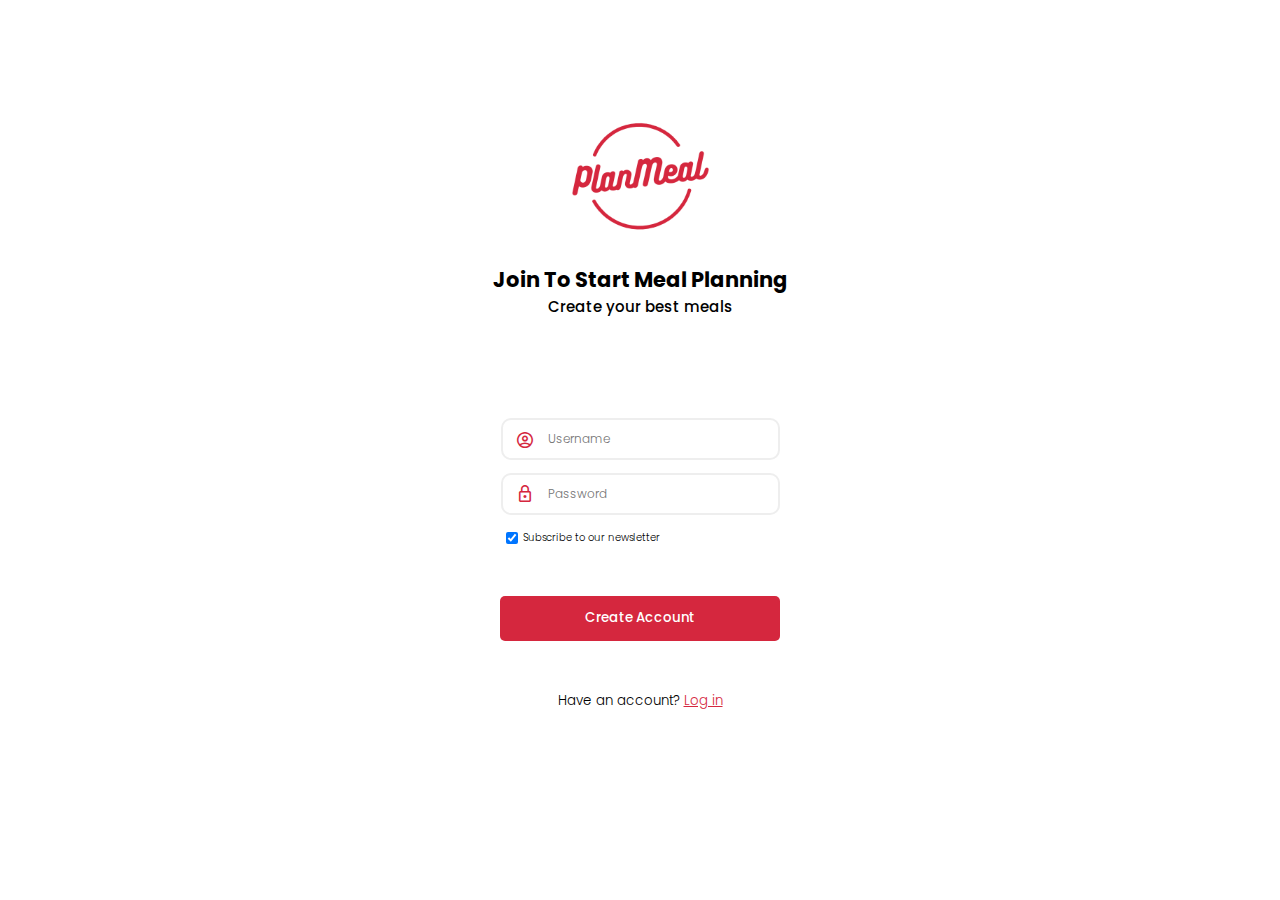
<file: index.html>
<!DOCTYPE html>
<html lang="en">
<head>
    <meta charset="UTF-8">
    <meta http-equiv="X-UA-Compatible" content="IE=edge">
    <meta name="viewport" content="width=device-width, initial-scale=1.0">
    <link rel="stylesheet" href="style.css" type="text/css">
    <link rel="stylesheet" href="https://fonts.googleapis.com/css2?family=Material+Symbols+Outlined:opsz,wght,FILL,GRAD@48,600,0,0" />
    <link rel="icon" href="static/logos/PlanMeal.png">
    <title>PlanMeal | Signup</title>
</head>
<body>

    <main class="app">
        <section class="wrapper">
            <div class="signup-form">
                <img src="static/logos/PlanMeal-WhiteBG.png" alt="PlanMeal Logo" class="signup-logo">
                <h1 class="signup-title">Join To Start Meal Planning</h1>
                <p class="signup-tagline">Create your best meals</p>
                <div class="signup-username-container">
                    <span id="signup-account-icon" class="material-symbols-outlined">account_circle</span>
                    <input type="text" id="signup-username" name="signup-username" placeholder="Username">
                </div>
                <div class="signup-password-container">
                    <span id="signup-password-icon" class="material-symbols-outlined">lock</span>
                    <input type="password" id="signup-password" name="signup-password" placeholder="Password">
                </div>
                <div class="signup-newsletter-container">
                    <input type="checkbox" id="signup-newsletter" checked>
                    <p class="signup-newsletter-text">Subscribe to our newsletter</p>
                </div>
                <button id="signup-btn">Create Account</button>
                <div class="signup-extras">
                    <button id="signup-switch">Have an account? <span class="signup-login">Log in</span></button>
                </div>
            </div>
        </section>
    </main>

    <script src="signup.js"></script>
    
</body>
</html>
</file>
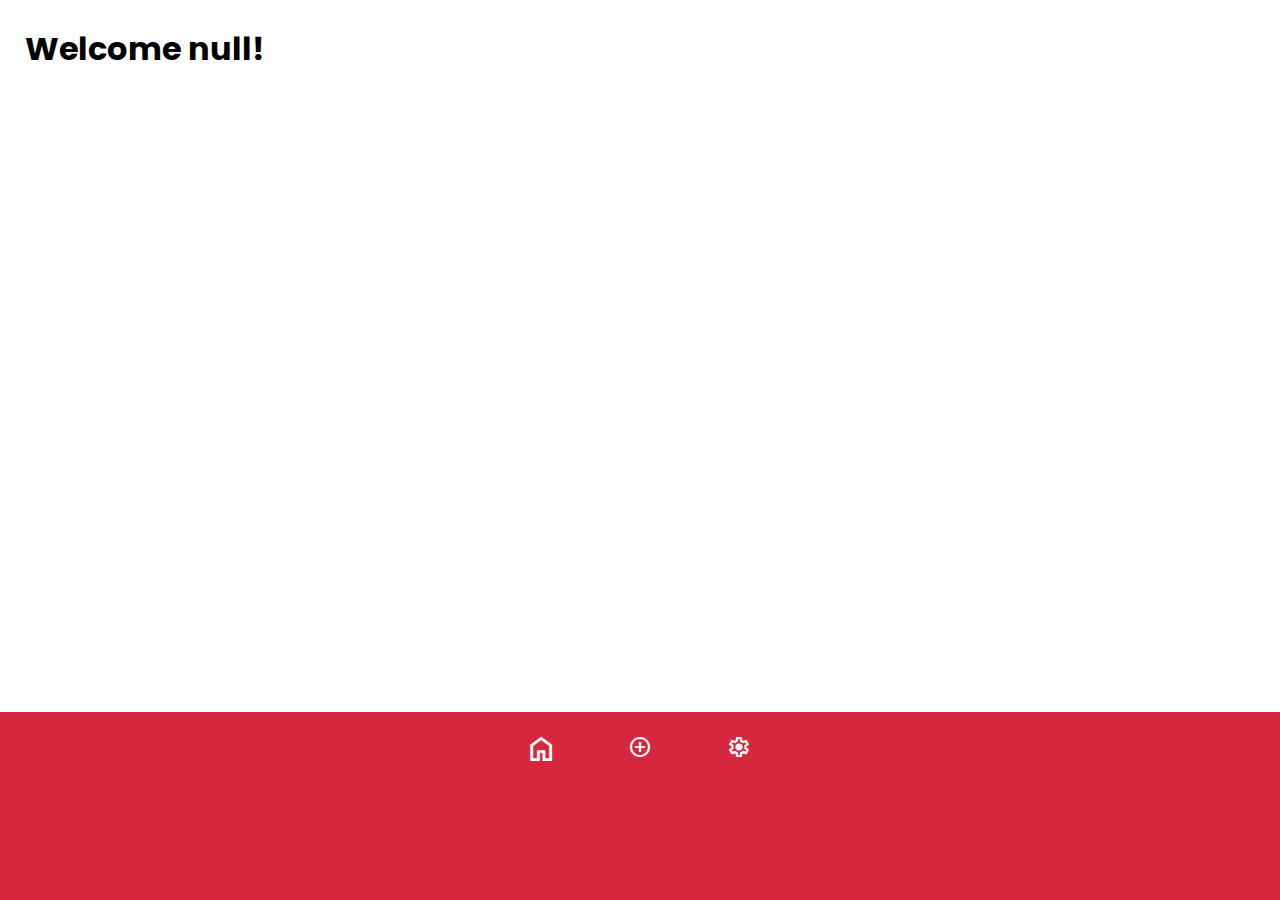
<file: app.html>
<!DOCTYPE html>
<html lang="en">

<head>
    <meta charset="UTF-8">
    <meta http-equiv="X-UA-Compatible" content="IE=edge">
    <meta name="viewport" content="width=device-width, initial-scale=1.0">
    <link rel="stylesheet" type="text/css" href="app.css">
    <link rel="stylesheet"
        href="https://fonts.googleapis.com/css2?family=Material+Symbols+Outlined:opsz,wght,FILL,GRAD@48,600,0,0" />
    <link rel="icon" href="static/logos/PlanMeal.png">
    <title>PlanMeal</title>
</head>

<body>

    <main class="app">
        <div class="home-view">
            <div class="home-wrapper">
                <h1 class="welcome">placeholder</h1>
            </div>
        </div>
        <div class="generate-view">
            <div class="setup">
                <h1 class="setup-title">Let's Get Started</h1>
                <p class="setup-text">Complete the steps to start planning <br>your meals</p>
                <button id="start-setup-btn">Get Started</button>
            </div>
            <div class="setup-meals">
                <h1 class="setup-meals-title">What Food Do You Enjoy?</h1>
                <div class="add-meal-container">
                    <input type="text" id="meal-input" placeholder="Enter Meal One At A Time">
                    <button id="add-meal-btn"><span id="add-meal-plus-icon" class="material-symbols-outlined">add</span></button>
                </div>
                <p class="meals-title">Your Meals:</p>
                <ul id="user-menu">
                    
                </ul>
                <button id="finish-setup-btn">Finish Setup</button>
            </div>
            <div class="generate-wrapper">
                <button id="generate-btn"><span id="generate-icon" class="material-symbols-outlined">add</span></button>
                <h3>Today's Meal:</h3>
                <h1 class="generateMealText"></h1>
                <p class="generateExtraText">Click Again To Regenerate</p>
            </div>
        </div>
        <div class="settings-view">
            <div class="settings-wrapper">
                <div class="settings-info">
                    <span id="settings-profile-picture" class="material-symbols-outlined">account_circle</span>
                    <div class="account-info">
                        <div class="details">
                            <h1 class="account-name">placeholder</h1>
                            <p class="creation-date"></p>
                        </div>
                        <button class="edit-account-btn">Edit Account</button>
                    </div>
                </div>
                <div class="account">
                    <div class="preferences">
                        <span id="newsletter-toggle" class="material-symbols-outlined">toggle_on</span>
                        <p class="preferences-text">Recieve Newsletter Emails</p>
                    </div>
                </div>
            </div>
            <div class="edit-account-view">
                <div class="edit-wrapper">
                    <h1 class="edit-account-title">Edit Account</h1>
                    <div class="username-setting">
                        <span id="username-lock" class="material-symbols-outlined">lock</span>
                        <p class="username-setting-text">Change Username</p>
                        <input type='text' placeholder="New Username" id="editUsernameField">
                        <button id="confirm-username"><span id="un-icon" class="material-symbols-outlined">done</span></button>
                    </div>
                    <div class="password-setting">
                        <span id="password-lock" class="material-symbols-outlined">lock</span>
                        <p class="password-setting-text">Change Password</p>
                        <input type='password' placeholder="New Password" id="editPasswordField">
                        <button id="confirm-password"><span id="pass-icon" class="material-symbols-outlined">done</span></button>
                    </div>
                    <div class="delete-setting">
                        <span id="delete-lock" class="material-symbols-outlined">lock</span>
                        <p class="username-setting-text">Delete Account</p>
                        <button id="confirm-deletion"><span id="del-icon" class="material-symbols-outlined">done</span></button>
                    </div>
                    <button id="complete-changes-btn">Save Changes</button>
                </div>
            </div>
        </div>
        <nav class="nav">
            <ul class="nav-list">
                <li><button class="home"><span class="material-symbols-outlined">home</span></button></li>
                <li><button class="generate"><span class="material-symbols-outlined">add_circle</span></button></li>
                <li><button class="settings"><span class="material-symbols-outlined">settings</span></button></li>
            </ul>
        </nav>
    </main>


    <script src="app.js"></script>

</body>

</html>
</file>
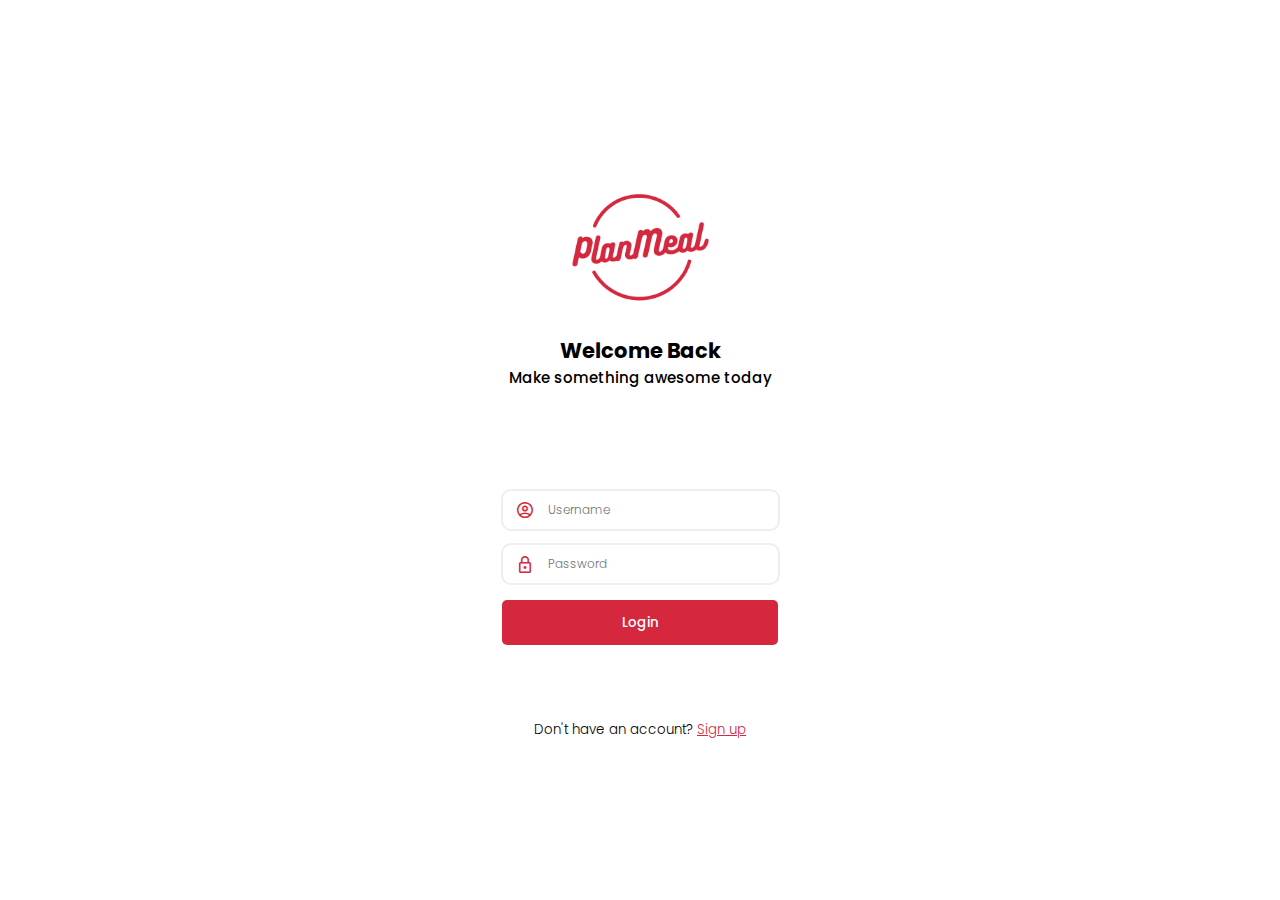
<file: login.html>
<!DOCTYPE html>
<html lang="en">
<head>
    <meta charset="UTF-8">
    <meta http-equiv="X-UA-Compatible" content="IE=edge">
    <meta name="viewport" content="width=device-width, initial-scale=1.0">
    <link rel="stylesheet" type="text/css" href="login.css">
    <link rel="stylesheet" href="https://fonts.googleapis.com/css2?family=Material+Symbols+Outlined:opsz,wght,FILL,GRAD@48,600,0,0" />
    <link rel="icon" href="static/logos/PlanMeal.png">
    <title>PlanMeal | Login</title>
</head>
<body>
    
    <div class="login-form">
        <img src="static/logos/PlanMeal-WhiteBG.png" alt="PlanMeal Logo" class="login-logo">
        <h1 class="login-title">Welcome Back</h1>
        <p class="login-tagline">Make something awesome today</p>
        <div class="login-username-container">
            <span id="login-account-icon" class="material-symbols-outlined">account_circle</span>
            <input type="text" id="login-username" name="login-username" placeholder="Username">
        </div>
        <div class="login-password-container">
            <span id="login-password-icon" class="material-symbols-outlined">lock</span>
            <input type="password" id="login-password" name="login-password" placeholder="Password">
        </div>
        <button id="login-btn">Login</button>
        <button id="signup-switch">Don't have an account? <span class="signup-login">Sign up</span></button>
    </div>

    <script src="login.js"></script>
    
</body>
</html>
</file>
<file: style.css>
@import url('https://fonts.googleapis.com/css2?family=Poppins:wght@300;500;700&display=swap');

html, body {
    height: 100vh;
    width: 100vw;
    overflow: hidden;
    box-sizing: border-box;
}

* {
    margin: 0;
    padding: 0;
}

:root {
    --accent: #D5273E;
}

.app {
    height: 100%;
    width: 100%;
    display: flex;
    flex-direction: column;
}

.wrapper {
    height: inherit;
    width: inherit;
    position: absolute;
    z-index: 1;
}

.signup-form {
    height: 100%;
    width: 100%;
    display: flex;
    flex-direction: column;
    justify-content: center;
    align-items: center;
}

.signup-logo {
    height: 175px;
    width: 175px;
}

.signup-title {
    font-family: 'Poppins', sans-serif;
    font-weight: 700;
    font-size: 21px;
}

.signup-tagline {
    font-family: 'Poppins', sans-serif;
    font-weight: 500;
    font-size: 15px;
    margin-bottom: 100px;
}

.signup-username-container {
    display: flex;
    justify-content: center;
    margin-bottom: 12.5px;
}

#signup-account-icon {
    position: absolute;
    z-index: 5;
    color: var(--accent);
    margin-top: 11.5px;
    margin-right: 230px;
    font-size: 20px;
}

#signup-password-icon {
    position: absolute;
    z-index: 5;
    color: var(--accent);
    margin-top: 11.5px;
    margin-right: 230px;
    font-size: 20px;
}

#signup-username {
    font-family: 'Poppins', sans-serif;
    font-weight: 300;
    padding: 10px 0px 10px;
    padding-left: 45px;
    font-size: 12px;
    border: 2px solid #eeeeee; 
    background: transparent;
    border-radius: 10px;
    transition: 0.3s ease;
}

#signup-username:hover {
    opacity: 0.8;
    cursor: text;
}

#signup-username:focus {
    opacity: 0.69;
    margin-bottom: 10px;
    border: 2px solid var(--accent);
    outline: 2px solid var(--accent);
}

#signup-password {
    font-family: 'Poppins', sans-serif;
    font-weight: 300;
    padding: 10px 0px 10px;
    padding-left: 45px;
    font-size: 12px;
    border: 2px solid #eeeeee; 
    background: transparent;
    border-radius: 10px;
    transition: 0.3s ease;
}

#signup-password:hover {
    opacity: 0.8;
    cursor: text;
}

#signup-password:focus {
    opacity: 0.69;
    margin-bottom: 10px;
    border: 2px solid var(--accent);
    outline: 2px solid var(--accent);
}

.signup-password-container {
    display: flex;
    justify-content: center;
    margin-bottom: 15px;
}

.signup-newsletter-container {
    display: flex;
    justify-content: center;
    align-items: center;
    text-align: center;
    font-family: 'Poppins', sans-serif;
    font-weight: 300;
    font-size: 10px;
    margin-right: 115px;
    margin-bottom: 50px;
}

#signup-newsletter {
    height: 12px;
    width: 12px;
    background-color: transparent;
}

#signup-newsletter:checked {
    background-color: var(--accent);
}

.signup-newsletter-text {
    margin-left: 5px;
}

#signup-btn {
    font-family: 'Poppins', sans-serif;
    font-weight: 500;
    color: white;
    background: var(--accent);
    border: none;
    padding: 12.5px 85px 12.5px;
    border-radius: 5px;
    margin-bottom: 25px;
    transition: 0.3s ease;
}

#signup-btn:hover {
    cursor: pointer;
    opacity: 0.8;
}

#signup-btn:active {
    opacity: 0.69;
    padding: 14px 90px 14px;
}

.signup-extras {
    margin-top: 25px;
    margin-bottom: 100px;
}

#signup-switch {
    font-family: 'Poppins', sans-serif;
    font-weight: 300;
    color: black;
    border: none;
    background: transparent;
    cursor: pointer;
}

.signup-login {
    text-decoration: underline;
    color: var(--accent);
    cursor: pointer;
}
</file>
<file: app.css>
@import url('https://fonts.googleapis.com/css2?family=Poppins:wght@300;500;700&display=swap');

html, body {
    height: 100vh;
    width: 100vw;
    overflow: hidden;
    box-sizing: border-box;
    user-select: none;
}

* {
    margin: 0;
    padding: 0;
}

:root {
    --accent: #D5273E;
}

.app {
    height: 100%;
    width: 100%;
    display: flex;
    flex-direction: column;
    background: var(--accent);
}

.nav {
    height: 75px;
    width: 100%;
    display: flex;
    justify-content: center;
    align-items: center;
    background: var(--accent);
    position: absolute;
    z-index: 100;
    margin-top: 79.1vh;
}

.nav-list {
    list-style: none;
    display: flex;
    justify-content: center;
    align-items: center;
}

.home {
    margin-right: 75px;
    background: transparent;
    border: none;
    color: white;
    transform: scale(1.35);
    margin-top: 2.5px; 
    transition: 0.3s ease;
    cursor: pointer;
}

.generate {
    margin-right: 75px;
    background: transparent;
    border: none;
    color: white;
    transition: 0.3s ease;
    cursor: pointer;
/*     transform: scale(1.35);
    margin-top: 2.5px; */
}

.settings {
    background: transparent;
    border: none;
    color: white;
    transition: 0.3s ease;
    cursor: pointer;
}

.home-view {
    background: white;
    width: 100vw;
    height: 79.1vh;
}

.home-wrapper {
    height: 100%;
    width: 100%;
    display: flex;
    flex-direction: column;
    padding: 25px 25px 25px;
}

.welcome {
    font-family: 'Poppins', sans-serif;
}

.settings-view {
    background: white;
    display: none;
    width: 100vw;
    height: 79.1vh;
}

.settings-wrapper {
    height: 100%;
    width: 100%;
    display: flex;
    flex-direction: column;
    padding: 25px 25px 25px;
}

.settings-info {
    display: flex;
}

#settings-profile-picture {
    font-size: 69px;
    margin-right: 25px;
    margin-top: 7px;
}

.account-info {
    font-family: 'Poppins', sans-serif;
}

.details {
    display: flex;
    flex-direction: column;
}

.account-name {
    font-weight: 700;
}

.creation-date {
    font-weight: 500;
}

.edit-account-btn {
    font-family: 'Poppins', sans-serif;
    background: var(--accent);
    color: white;
    padding: 7.5px 69px 7.5px;
    border: none;
    border-radius: 5px;
    margin-top: 15px;
    transition: 0.3s ease;
}

.edit-account-btn:hover {
    cursor: pointer;
    opacity: 0.8;
}

.edit-account-btn:active {
    opacity: 0.69;
}

.preferences {
    display: flex;
    align-items: center;
    margin-top: 35px;
}

#newsletter-toggle {
    color: var(--accent);
    cursor: pointer;
}

.preferences-text {
    font-family: 'Poppins', sans-serif;
    font-weight: 300;
    margin-left: 10px;
}

.generate-view {
    background: white;
    display: none;
    width: 100vw;
    height: 79.1vh;
}

.generate-wrapper {
    display: none;
    height: 100%;
    width: 100%;
    justify-content: center;
    align-items: center;
    flex-direction: column;
}

#generate-btn {
    background: transparent;
    border: none;
    margin-bottom: 37.5px;
}

#generate-icon {
    color: white;
    background: var(--accent);
    padding: 30px 30px 30px;
    border-radius: 69px;
    font-size: 62px;
    transition: 0.3s ease;
}

#generate-icon:hover {
    cursor: pointer;
    opacity: 0.8;
}

#generate-icon:active {
    cursor: pointer;
    transform: scale(1.25);
    box-shadow: 25px 25px 25px rgba(0, 0, 0, 0.1);
    opacity: 0.69;
}

h3 {
    font-family: 'Poppins', sans-serif;
    font-weight: 300;
}

.generateMealText {
    font-family: 'Poppins', sans-serif;
    font-size: 55px;
}

.generateExtraText {
    font-family: 'Poppins', sans-serif;
    font-weight: 300;
}

.setup {
    display: block;
    height: 100%;
    width: 100%;
    padding: 25px 25px 25px;
}

.setup-title {
    font-family: 'Poppins', sans-serif;
}

.setup-text {
    font-family: 'Poppins', sans-serif;
    font-weight: 300;
    font-size: 14px;
    line-height: 16px;
    margin-bottom: 16px;
}

#start-setup-btn {
    font-family: 'Poppins', sans-serif;
    font-weight: 500;
    background: var(--accent);
    color: white;
    border: none;
    border-radius: 5px;
    padding: 7.5px 95px 7.5px;
    transition: 0.3s ease;
}

#start-setup-btn:hover {
    cursor: pointer;
    opacity: 0.8;
}

#start-setup-btn:active {
    opacity: 0.69;
}

.setup-meals {
    display: none;
    height: 100%;
    width: 100%;
    padding: 25px 25px 25px;
}

.setup-meals-title {
    font-family: 'Poppins', sans-serif;
    line-height: 34px;
    margin-bottom: 16px;
}

.add-meal-container {
    display: flex;
    align-items: center;
    margin-top: 25px;
    margin-bottom: 25px;
}

#meal-input {
    font-family: 'Poppins', sans-serif;
    font-weight: 300;
    padding: 10px 0px 10px;
    padding-left: 45px;
    font-size: 12px;
    border: 2px solid #eeeeee; 
    background: transparent;
    border-top-left-radius: 5px;
    border-bottom-left-radius: 5px;
    transition: 0.3s ease;
}

#add-meal-btn {
    background: transparent;
    border: none;
    cursor: pointer;
    transition: 0.3s ease;
}

#add-meal-btn:hover {
    opacity: 0.8;
}

#add-meal-btn:active {
    opacity: 0.69;
}

#add-meal-plus-icon {
    background: var(--accent);
    color: white;
    padding: 8.9px 10px 8.9px;
    border-top-right-radius: 5px;
    border-bottom-right-radius: 5px;
    cursor: pointer;
}

.meals-title {
    font-family: 'Poppins', sans-serif;
    font-weight: 300;
}

#user-menu {
    list-style: none;
    font-family: 'Poppins', sans-serif;
    font-weight: 300;
    margin-top: 16px;
}

#finish-setup-btn {
    font-family: 'Poppins', sans-serif;
    color: white;
    background: var(--accent);
    border: none;
    border-radius: 5px;
    padding: 7.5px 120px 7.5px;
    transition: 0.3s ease;
    font-weight: 500;
    display: none;
    margin-top: 50px;
}

#finish-setup-btn:hover {
    cursor: pointer;
    opacity: 0.8;
}

#finish-setup-btn:active {
    opacity: 0.69;
}

.edit-wrapper {
    height: 100%;
    width: 100%;
    display: flex;
    flex-direction: column;
    padding: 25px 25px 25px;
}

.edit-account-title {
    font-family: 'Poppins', sans-serif;
    font-weight: 700;
}

#complete-changes-btn {
    font-family: 'Poppins', sans-serif;
    font-weight: 500;
    background: var(--accent);
    color: white;
    border: none;
    border-radius: 5px;
    padding: 7.5px 0px 7.5px;
    transition: 0.3s ease;
}

#complete-changes-btn:hover {
    cursor: pointer;
    opacity: 0.8;
}

#complete-changes-btn:active {
    opacity: 0.69;
}

.username-setting {
    display: flex;
    align-items: center;
    margin-top: 16px;
    margin-bottom: 10px;
    font-family: 'Poppins', sans-serif;
    font-weight: 300;
}

#username-lock {
    margin-right: 7.5px;
    color: var(--accent);
}

.password-setting {
    display: flex;
    align-items: center;
    margin-bottom: 10px;
    font-family: 'Poppins', sans-serif;
    font-weight: 300;
    margin-right: 10px;
}

#password-lock {
    margin-right: 7.5px;
    color: var(--accent);
}

.food-setting {
    display: flex;
    align-items: center;
    margin-bottom: 10px;
    font-family: 'Poppins', sans-serif;
    font-weight: 300;
}

#food-lock {
    margin-right: 7.5px;
    color: var(--accent);
}

.delete-setting {
    display: flex;
    align-items: center;
    font-family: 'Poppins', sans-serif;
    font-weight: 300;
    margin-bottom: 25px;
}

#delete-lock {
    margin-right: 7.5px;
    color: var(--accent);
}

#editUsernameField {
    font-family: 'Poppins', sans-serif;
    font-weight: 300;
    padding: 10px 0px 10px;
/*     padding-left: 45px; */
    font-size: 12px;
    border: 2px solid #eeeeee; 
    background: transparent;
    border-radius: 5px;
    transition: 0.3s ease;
    width: 150px;
    margin-left: 10px;
    padding-left: 10px;
    display: none;
}

#editPasswordField {
    font-family: 'Poppins', sans-serif;
    font-weight: 300;
    padding: 10px 0px 10px;
/*     padding-left: 45px; */
    font-size: 12px;
    border: 2px solid #eeeeee; 
    background: transparent;
    border-radius: 5px;
    transition: 0.3s ease;
    width: 150px;
    margin-left: 10px;
    padding-left: 10px;
    display: none;
}

#confirm-username {
    background: transparent;
    border: none;
    display: none;
}

#confirm-username span {
    color: white;
    background: var(--accent);
    cursor: pointer;
    padding: 8.9px 10px 8.9px;
    border-radius: 5px;
    transition: 0.3s ease;
}

#confirm-username span:hover {
    opacity: 0.8;
}

#confirm-username span:active {
    opacity: 0.69;
}

#confirm-password {
    background: transparent;
    border: none;
    display: none;
}

#confirm-password span {
    color: white;
    background: var(--accent);
    cursor: pointer;
    padding: 8.9px 10px 8.9px;
    border-radius: 5px;
    transition: 0.3s ease;
}

#confirm-password span:hover {
    opacity: 0.8;
}

#confirm-password span:active {
    opacity: 0.69;
}

#confirm-deletion {
    background: transparent;
    border: none;
    display: none;
}

#confirm-deletion span {
    color: white;
    background: var(--accent);
    cursor: pointer;
    padding: 8.9px 10px 8.9px;
    border-radius: 5px;
    transition: 0.3s ease;
}

#confirm-deletion span:hover {
    opacity: 0.8;
}

#confirm-deletion span:active {
    opacity: 0.69;
}

.edit-foods-view {
    background: white;
    display: none;
    width: 100vw;
    height: 79.1vh;
}
</file>
<file: login.css>
@import url('https://fonts.googleapis.com/css2?family=Poppins:wght@300;500;700&display=swap');

html, body {
    height: 100vh;
    width: 100vw;
    overflow: hidden;
    box-sizing: border-box;
}

* {
    margin: 0;
    padding: 0;
}

:root {
    --accent: #D5273E;
}

.login-form {
    height: 100%;
    width: 100%;
    display: flex;
    flex-direction: column;
    justify-content: center;
    align-items: center;
}

.login-logo {
    height: 175px;
    width: 175px;
}

.login-title {
    font-family: 'Poppins', sans-serif;
    font-weight: 700;
    font-size: 21px;
}

.login-tagline {
    font-family: 'Poppins', sans-serif;
    font-weight: 500;
    font-size: 15px;
    margin-bottom: 100px;
}

.login-username-container {
    display: flex;
    justify-content: center;
    margin-bottom: 12.5px;
}

#login-account-icon {
    position: absolute;
    z-index: 5;
    color: var(--accent);
    margin-top: 11.5px;
    margin-right: 230px;
    font-size: 20px;
}

#login-password-icon {
    position: absolute;
    z-index: 5;
    color: var(--accent);
    margin-top: 11.5px;
    margin-right: 230px;
    font-size: 20px;
}

#login-username {
    font-family: 'Poppins', sans-serif;
    font-weight: 300;
    padding: 10px 0px 10px;
    padding-left: 45px;
    font-size: 12px;
    border: 2px solid #eeeeee; 
    background: transparent;
    border-radius: 10px;
    transition: 0.3s ease;
}

#login-username:hover {
    opacity: 0.8;
    cursor: text;
}

#login-username:focus {
    opacity: 0.69;
    margin-bottom: 10px;
    border: 2px solid var(--accent);
    outline: 2px solid var(--accent);
}

#login-password {
    font-family: 'Poppins', sans-serif;
    font-weight: 300;
    padding: 10px 0px 10px;
    padding-left: 45px;
    font-size: 12px;
    border: 2px solid #eeeeee; 
    background: transparent;
    border-radius: 10px;
    transition: 0.3s ease;
}

#login-password:hover {
    opacity: 0.8;
    cursor: text;
}

#login-password:focus {
    opacity: 0.69;
    margin-bottom: 10px;
    border: 2px solid var(--accent);
    outline: 2px solid var(--accent);
}

.login-password-container {
    display: flex;
    justify-content: center;
    margin-bottom: 15px;
}

.login-newsletter-container {
    display: flex;
    justify-content: center;
    align-items: center;
    text-align: center;
    font-family: 'Poppins', sans-serif;
    font-weight: 300;
    font-size: 10px;
    margin-right: 115px;
    margin-bottom: 50px;
}

#login-newsletter {
    height: 12px;
    width: 12px;
    background-color: transparent;
}

#login-newsletter:checked {
    background-color: var(--accent);
}

.login-newsletter-text {
    margin-left: 5px;
}

#login-btn {
    font-family: 'Poppins', sans-serif;
    font-weight: 500;
    color: white;
    background: var(--accent);
    border: none;
    padding: 12.5px 120px 12.5px;
    border-radius: 5px;
    margin-bottom: 75px;
    transition: 0.3s ease;
}

#login-btn:hover {
    cursor: pointer;
    opacity: 0.8;
}

#login-btn:active {
    opacity: 0.69;
    padding: 14px 125px 14px;
}

#signup-switch {
    font-family: 'Poppins', sans-serif;
    font-weight: 300;
    color: black;
    border: none;
    background: transparent;
    cursor: pointer;
}

.signup-login {
    text-decoration: underline;
    color: var(--accent);
    cursor: pointer;
}
</file>
